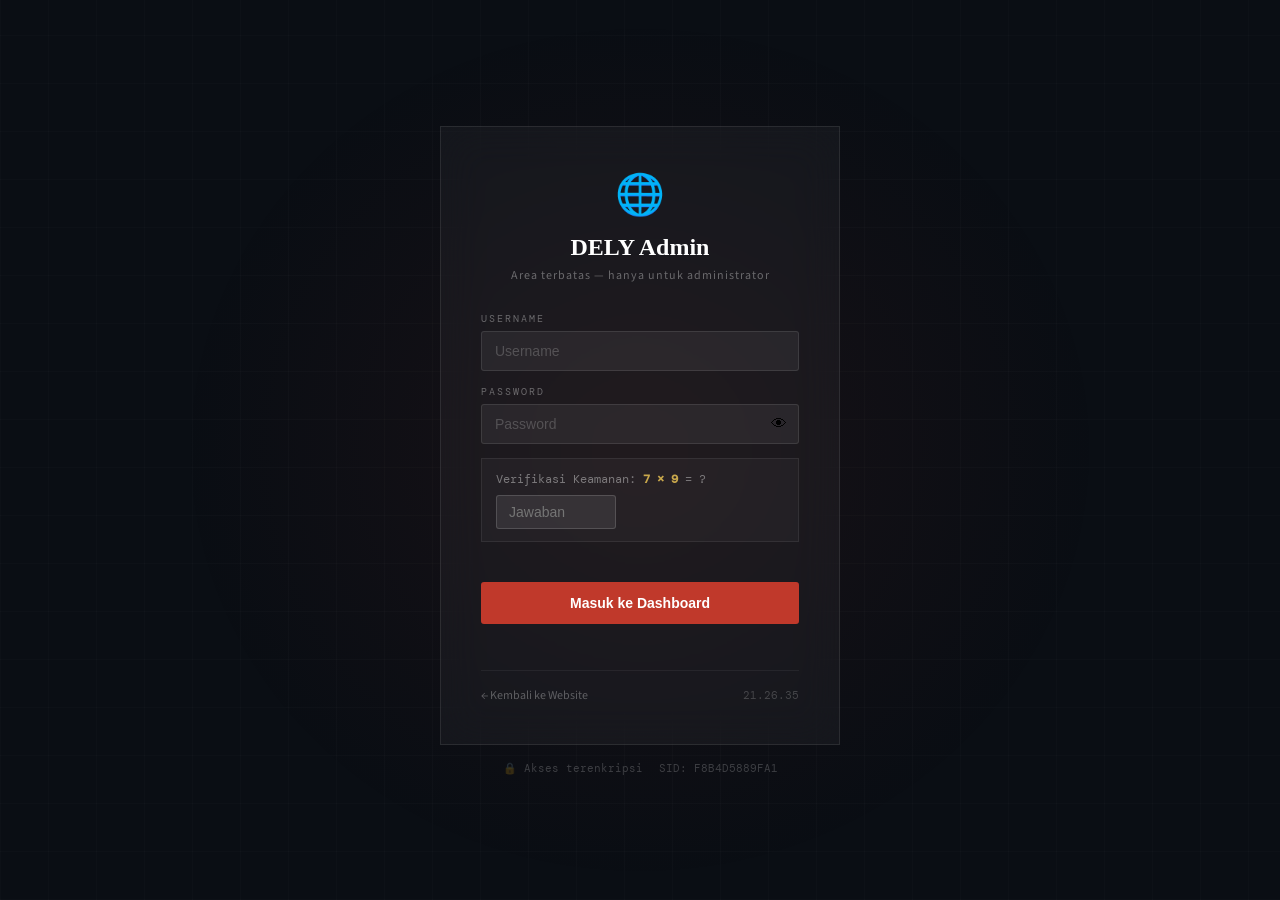
<file: pages/admin.html>
<!DOCTYPE html>
<html lang="id">
<head>
  <meta charset="UTF-8">
  <meta name="viewport" content="width=device-width, initial-scale=1.0">
  <meta name="robots" content="noindex, nofollow">
  <meta http-equiv="X-Frame-Options" content="DENY">
  <title>Admin Login — DELY</title>
  <link href="https://fonts.googleapis.com/css2?family=DM+Mono:wght@400;500&family=Source+Sans+3:wght@300;400;600&display=swap" rel="stylesheet">
  <link rel="stylesheet" href="../css/admin.css">
</head>
<body class="admin-body">

  <div class="admin-bg"></div>

  <div class="login-wrap" id="loginWrap">
    <div class="login-box">
      <div class="login-header">
        <div class="login-logo">🌐</div>
        <h2>DELY Admin</h2>
        <p>Area terbatas — hanya untuk administrator</p>
      </div>

      <div class="lockout-warn" id="lockoutWarn" style="display:none">
        ⚠️ Terlalu banyak percobaan. Tunggu <span id="lockTimer">30</span> detik.
      </div>

      <form id="loginForm" autocomplete="off">
        <div class="admin-fg">
          <label>Username</label>
          <input type="text" id="adminUser" placeholder="Username" autocomplete="off" required>
        </div>
        <div class="admin-fg">
          <label>Password</label>
          <div class="pw-wrap">
            <input type="password" id="adminPass" placeholder="Password" autocomplete="new-password" required>
            <button type="button" class="pw-toggle" id="pwToggle">👁</button>
          </div>
        </div>

        <!-- CAPTCHA -->
        <div class="admin-captcha">
          <label>Verifikasi Keamanan: <strong id="capQ"></strong> = ?</label>
          <input type="number" id="capAns" placeholder="Jawaban" required>
        </div>

        <div class="login-attempts" id="attemptsInfo"></div>

        <button type="submit" class="btn-login" id="loginBtn">
          <span>Masuk ke Dashboard</span>
        </button>
        <div class="login-err" id="loginErr"></div>
      </form>

      <div class="login-footer">
        <a href="../index.html">← Kembali ke Website</a>
        <span id="loginTime"></span>
      </div>
    </div>

    <!-- IP INFO -->
    <div class="ip-info">
      <span>🔒 Akses terenkripsi</span>
      <span id="sessionId"></span>
    </div>
  </div>

  <!-- DASHBOARD (hidden until login) -->
  <div class="dashboard" id="dashboard" style="display:none">
    <div class="dash-sidebar">
      <div class="dash-logo">🌐 DELY</div>
      <nav class="dash-nav">
        <a href="#" class="dn-link active" data-panel="overview">📊 Overview</a>
        <a href="#" class="dn-link" data-panel="artikel">📝 Artikel</a>
        <a href="#" class="dn-link" data-panel="pesan">✉️ Pesan Masuk</a>
        <a href="#" class="dn-link" data-panel="keamanan">🛡️ Log Keamanan</a>
        <a href="#" class="dn-link" data-panel="seo">🔍 SEO</a>
      </nav>
      <button class="btn-logout" id="logoutBtn">🚪 Logout</button>
    </div>
    <div class="dash-main">
      <!-- OVERVIEW -->
      <div class="dash-panel active" id="panel-overview">
        <h3>Dashboard Overview</h3>
        <div class="dash-stats">
          <div class="dstat"><strong id="ds-views">0</strong><span>Pengunjung Hari Ini</span></div>
          <div class="dstat"><strong id="ds-articles">6</strong><span>Total Artikel</span></div>
          <div class="dstat"><strong id="ds-messages">0</strong><span>Pesan Masuk</span></div>
          <div class="dstat"><strong id="ds-logins">1</strong><span>Login Hari Ini</span></div>
        </div>
        <div class="dash-welcome">
          <h4>Selamat datang, <span id="dashUser"></span>! 👋</h4>
          <p>Login berhasil pada <span id="dashTime"></span></p>
          <p class="dash-tip">💡 Tip: Selalu logout setelah selesai menggunakan dashboard.</p>
        </div>
      </div>
      <!-- ARTIKEL -->
      <div class="dash-panel" id="panel-artikel">
        <h3>Manajemen Artikel</h3>
        <button class="btn-new-artikel">+ Tulis Artikel Baru</button>
        <div class="artikel-table">
          <div class="at-header"><span>Judul</span><span>Kawasan</span><span>Tanggal</span><span>Aksi</span></div>
          <div class="at-row"><span>Tatanan Dunia Multipolar...</span><span>Global</span><span>15 Mar</span><span><button class="at-btn">Edit</button></span></div>
          <div class="at-row"><span>Ketegangan Laut China...</span><span>Asia</span><span>10 Mar</span><span><button class="at-btn">Edit</button></span></div>
          <div class="at-row"><span>Populisme Eropa...</span><span>Eropa</span><span>5 Mar</span><span><button class="at-btn">Edit</button></span></div>
        </div>
      </div>
      <!-- PESAN -->
      <div class="dash-panel" id="panel-pesan">
        <h3>Pesan Masuk</h3>
        <p class="empty-msg">Belum ada pesan baru.</p>
      </div>
      <!-- KEAMANAN -->
      <div class="dash-panel" id="panel-keamanan">
        <h3>Log Keamanan</h3>
        <div class="security-log" id="secLog"></div>
      </div>
      <!-- SEO -->
      <div class="dash-panel" id="panel-seo">
        <h3>Pengaturan SEO</h3>
        <div class="seo-form">
          <div class="admin-fg"><label>Meta Title</label><input type="text" value="DELY — Pengamat Politik Dunia"></div>
          <div class="admin-fg"><label>Meta Description</label><textarea rows="3">Analisis mendalam isu geopolitik, demokrasi, dan hubungan internasional.</textarea></div>
          <div class="admin-fg"><label>Keywords</label><input type="text" value="pengamat politik, geopolitik, demokrasi, ASEAN"></div>
          <button class="btn-login" style="margin-top:12px"><span>Simpan SEO</span></button>
        </div>
      </div>
    </div>
  </div>

  <script src="../js/security.js"></script>
  <script src="../js/admin.js"></script>
</body>
</html>
</file>
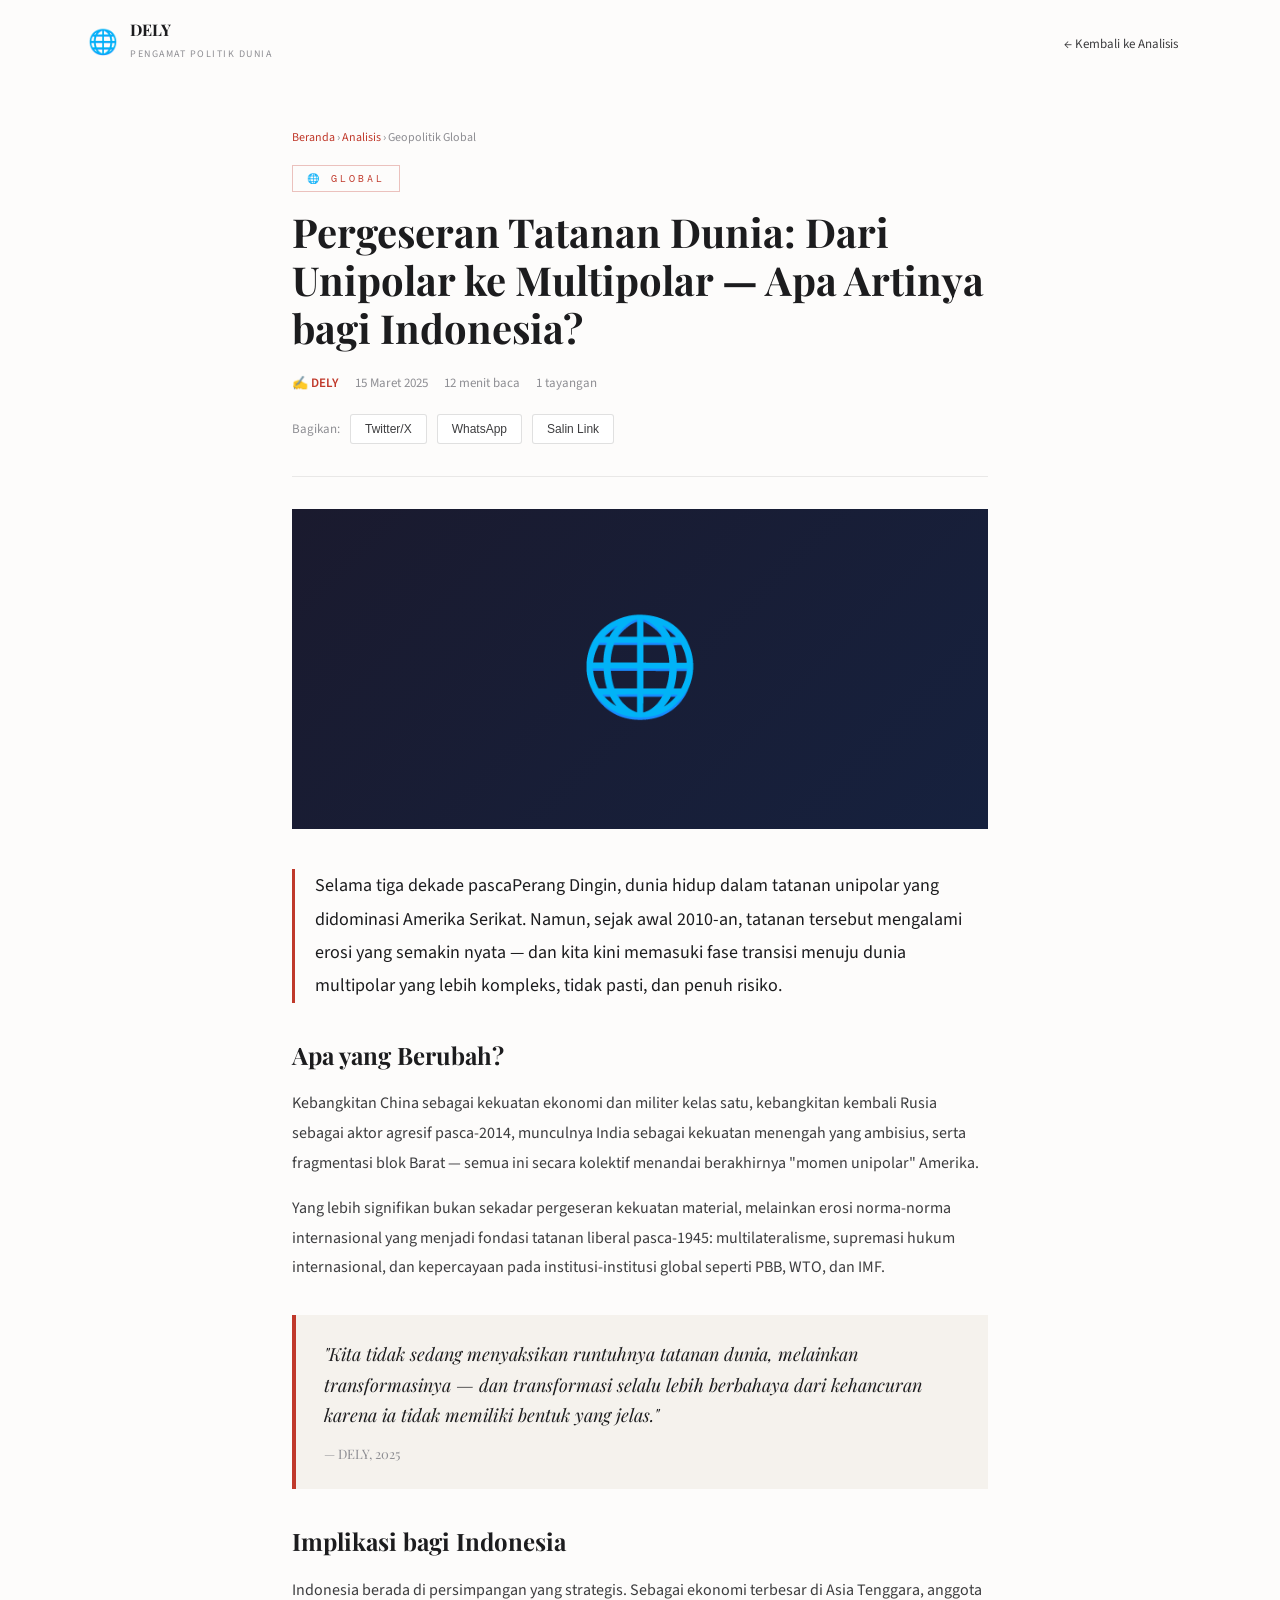
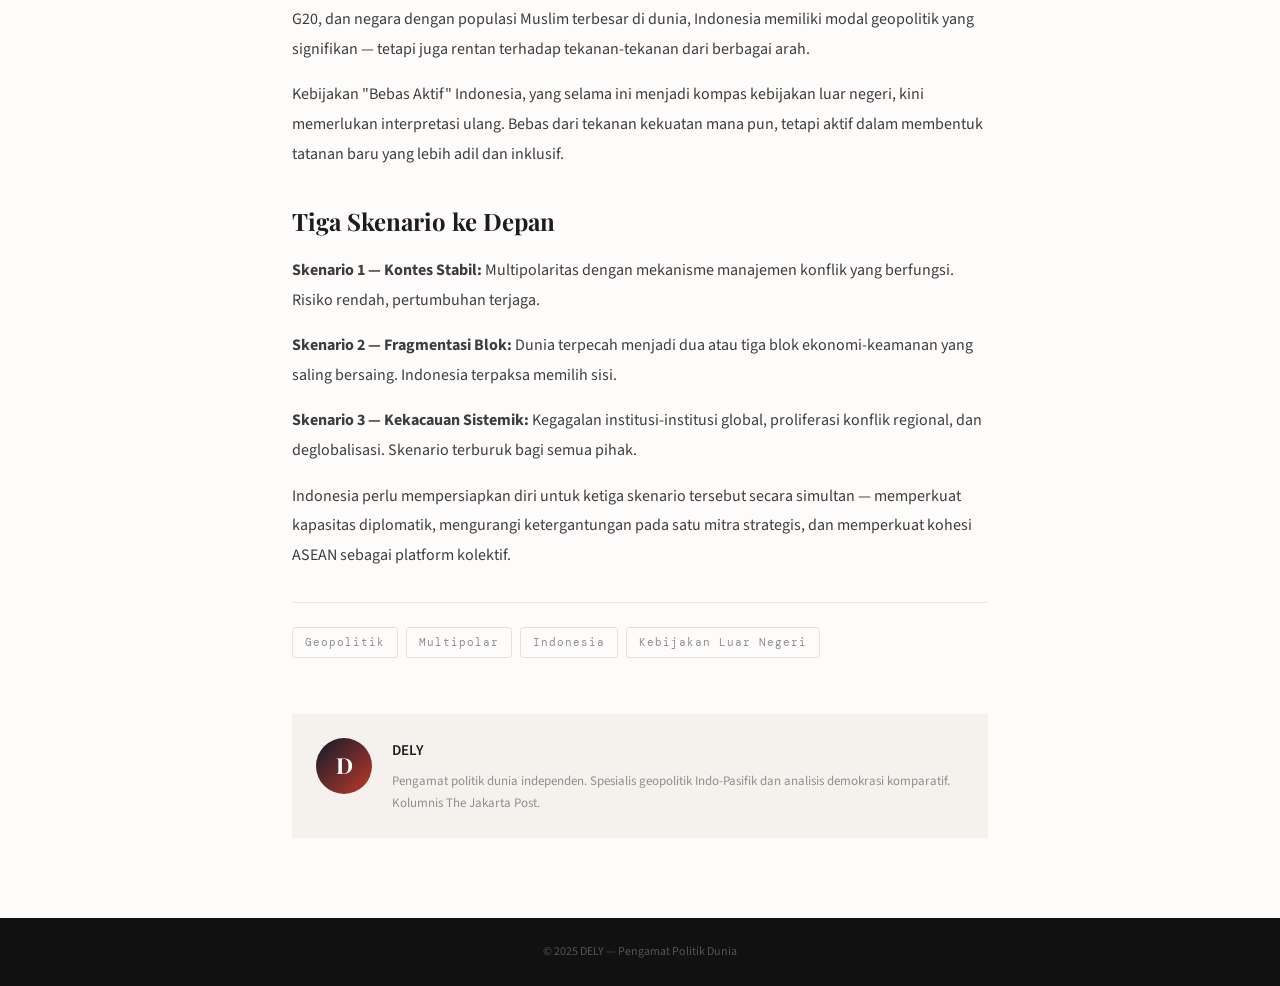
<file: pages/artikel.html>
<!DOCTYPE html>
<html lang="id">
<head>
  <meta charset="UTF-8">
  <meta name="viewport" content="width=device-width, initial-scale=1.0">
  <title>Artikel — DELY Pengamat Politik Dunia</title>
  <link href="https://fonts.googleapis.com/css2?family=Playfair+Display:ital,wght@0,400;0,700;1,400&family=Source+Sans+3:wght@300;400;600&family=DM+Mono:wght@400&display=swap" rel="stylesheet">
  <link rel="stylesheet" href="../css/style.css">
  <link rel="stylesheet" href="../css/artikel.css">
</head>
<body>
  <div id="progress-bar"></div>

  <nav id="navbar" class="scrolled">
    <div class="nav-container">
      <a href="../index.html" class="nav-brand">
        <div class="brand-globe">🌐</div>
        <div class="brand-text"><strong>DELY</strong><span>Pengamat Politik Dunia</span></div>
      </a>
      <ul class="nav-menu">
        <li><a href="../index.html#analisis" class="nav-link">← Kembali ke Analisis</a></li>
      </ul>
    </div>
  </nav>

  <main class="artikel-main">
    <div class="artikel-container">
      <div class="artikel-header">
        <div class="art-breadcrumb">
          <a href="../index.html">Beranda</a> › <a href="../index.html#analisis">Analisis</a> › <span>Geopolitik Global</span>
        </div>
        <span class="art-region-tag">🌐 Global</span>
        <h1 class="art-title">Pergeseran Tatanan Dunia: Dari Unipolar ke Multipolar — Apa Artinya bagi Indonesia?</h1>
        <div class="art-meta">
          <span class="art-author">✍️ DELY</span>
          <span>15 Maret 2025</span>
          <span>12 menit baca</span>
          <span id="art-views">0 tayangan</span>
        </div>
        <div class="art-share">
          <span>Bagikan:</span>
          <button class="share-btn" onclick="shareArticle('twitter')">Twitter/X</button>
          <button class="share-btn" onclick="shareArticle('whatsapp')">WhatsApp</button>
          <button class="share-btn" onclick="copyLink()">Salin Link</button>
        </div>
      </div>

      <div class="art-img-hero">
        <div class="art-img-ph">🌐</div>
      </div>

      <div class="art-body">
        <p class="art-lead">Selama tiga dekade pascaPerang Dingin, dunia hidup dalam tatanan unipolar yang didominasi Amerika Serikat. Namun, sejak awal 2010-an, tatanan tersebut mengalami erosi yang semakin nyata — dan kita kini memasuki fase transisi menuju dunia multipolar yang lebih kompleks, tidak pasti, dan penuh risiko.</p>

        <h2>Apa yang Berubah?</h2>
        <p>Kebangkitan China sebagai kekuatan ekonomi dan militer kelas satu, kebangkitan kembali Rusia sebagai aktor agresif pasca-2014, munculnya India sebagai kekuatan menengah yang ambisius, serta fragmentasi blok Barat — semua ini secara kolektif menandai berakhirnya "momen unipolar" Amerika.</p>
        <p>Yang lebih signifikan bukan sekadar pergeseran kekuatan material, melainkan erosi norma-norma internasional yang menjadi fondasi tatanan liberal pasca-1945: multilateralisme, supremasi hukum internasional, dan kepercayaan pada institusi-institusi global seperti PBB, WTO, dan IMF.</p>

        <blockquote class="art-quote">
          "Kita tidak sedang menyaksikan runtuhnya tatanan dunia, melainkan transformasinya — dan transformasi selalu lebih berbahaya dari kehancuran karena ia tidak memiliki bentuk yang jelas."
          <cite>— DELY, 2025</cite>
        </blockquote>

        <h2>Implikasi bagi Indonesia</h2>
        <p>Indonesia berada di persimpangan yang strategis. Sebagai ekonomi terbesar di Asia Tenggara, anggota G20, dan negara dengan populasi Muslim terbesar di dunia, Indonesia memiliki modal geopolitik yang signifikan — tetapi juga rentan terhadap tekanan-tekanan dari berbagai arah.</p>
        <p>Kebijakan "Bebas Aktif" Indonesia, yang selama ini menjadi kompas kebijakan luar negeri, kini memerlukan interpretasi ulang. Bebas dari tekanan kekuatan mana pun, tetapi aktif dalam membentuk tatanan baru yang lebih adil dan inklusif.</p>

        <h2>Tiga Skenario ke Depan</h2>
        <p><strong>Skenario 1 — Kontes Stabil:</strong> Multipolaritas dengan mekanisme manajemen konflik yang berfungsi. Risiko rendah, pertumbuhan terjaga.</p>
        <p><strong>Skenario 2 — Fragmentasi Blok:</strong> Dunia terpecah menjadi dua atau tiga blok ekonomi-keamanan yang saling bersaing. Indonesia terpaksa memilih sisi.</p>
        <p><strong>Skenario 3 — Kekacauan Sistemik:</strong> Kegagalan institusi-institusi global, proliferasi konflik regional, dan deglobalisasi. Skenario terburuk bagi semua pihak.</p>

        <p>Indonesia perlu mempersiapkan diri untuk ketiga skenario tersebut secara simultan — memperkuat kapasitas diplomatik, mengurangi ketergantungan pada satu mitra strategis, dan memperkuat kohesi ASEAN sebagai platform kolektif.</p>
      </div>

      <div class="art-tags-section">
        <span class="art-tag-item">Geopolitik</span>
        <span class="art-tag-item">Multipolar</span>
        <span class="art-tag-item">Indonesia</span>
        <span class="art-tag-item">Kebijakan Luar Negeri</span>
      </div>

      <div class="art-author-box">
        <div class="aab-photo">D</div>
        <div class="aab-info">
          <strong>DELY</strong>
          <p>Pengamat politik dunia independen. Spesialis geopolitik Indo-Pasifik dan analisis demokrasi komparatif. Kolumnis The Jakarta Post.</p>
        </div>
      </div>
    </div>
  </main>

  <footer style="background:#111;padding:24px 0;text-align:center">
    <p style="color:#555;font-size:12px">© 2025 DELY — Pengamat Politik Dunia</p>
  </footer>

  <script src="../js/security.js"></script>
  <script src="../js/main.js"></script>
  <script>
    // View counter
    const key = 'art_views_1';
    const v = parseInt(localStorage.getItem(key)||'0') + 1;
    localStorage.setItem(key, v);
    document.getElementById('art-views').textContent = v + ' tayangan';

    function shareArticle(platform) {
      const url = encodeURIComponent(window.location.href);
      const text = encodeURIComponent(document.title);
      if (platform==='twitter') window.open(`https://twitter.com/intent/tweet?text=${text}&url=${url}`);
      if (platform==='whatsapp') window.open(`https://wa.me/?text=${text}%20${url}`);
    }
    function copyLink() {
      navigator.clipboard.writeText(window.location.href);
      alert('Link disalin!');
    }
  </script>
</body>
</html>
</file>
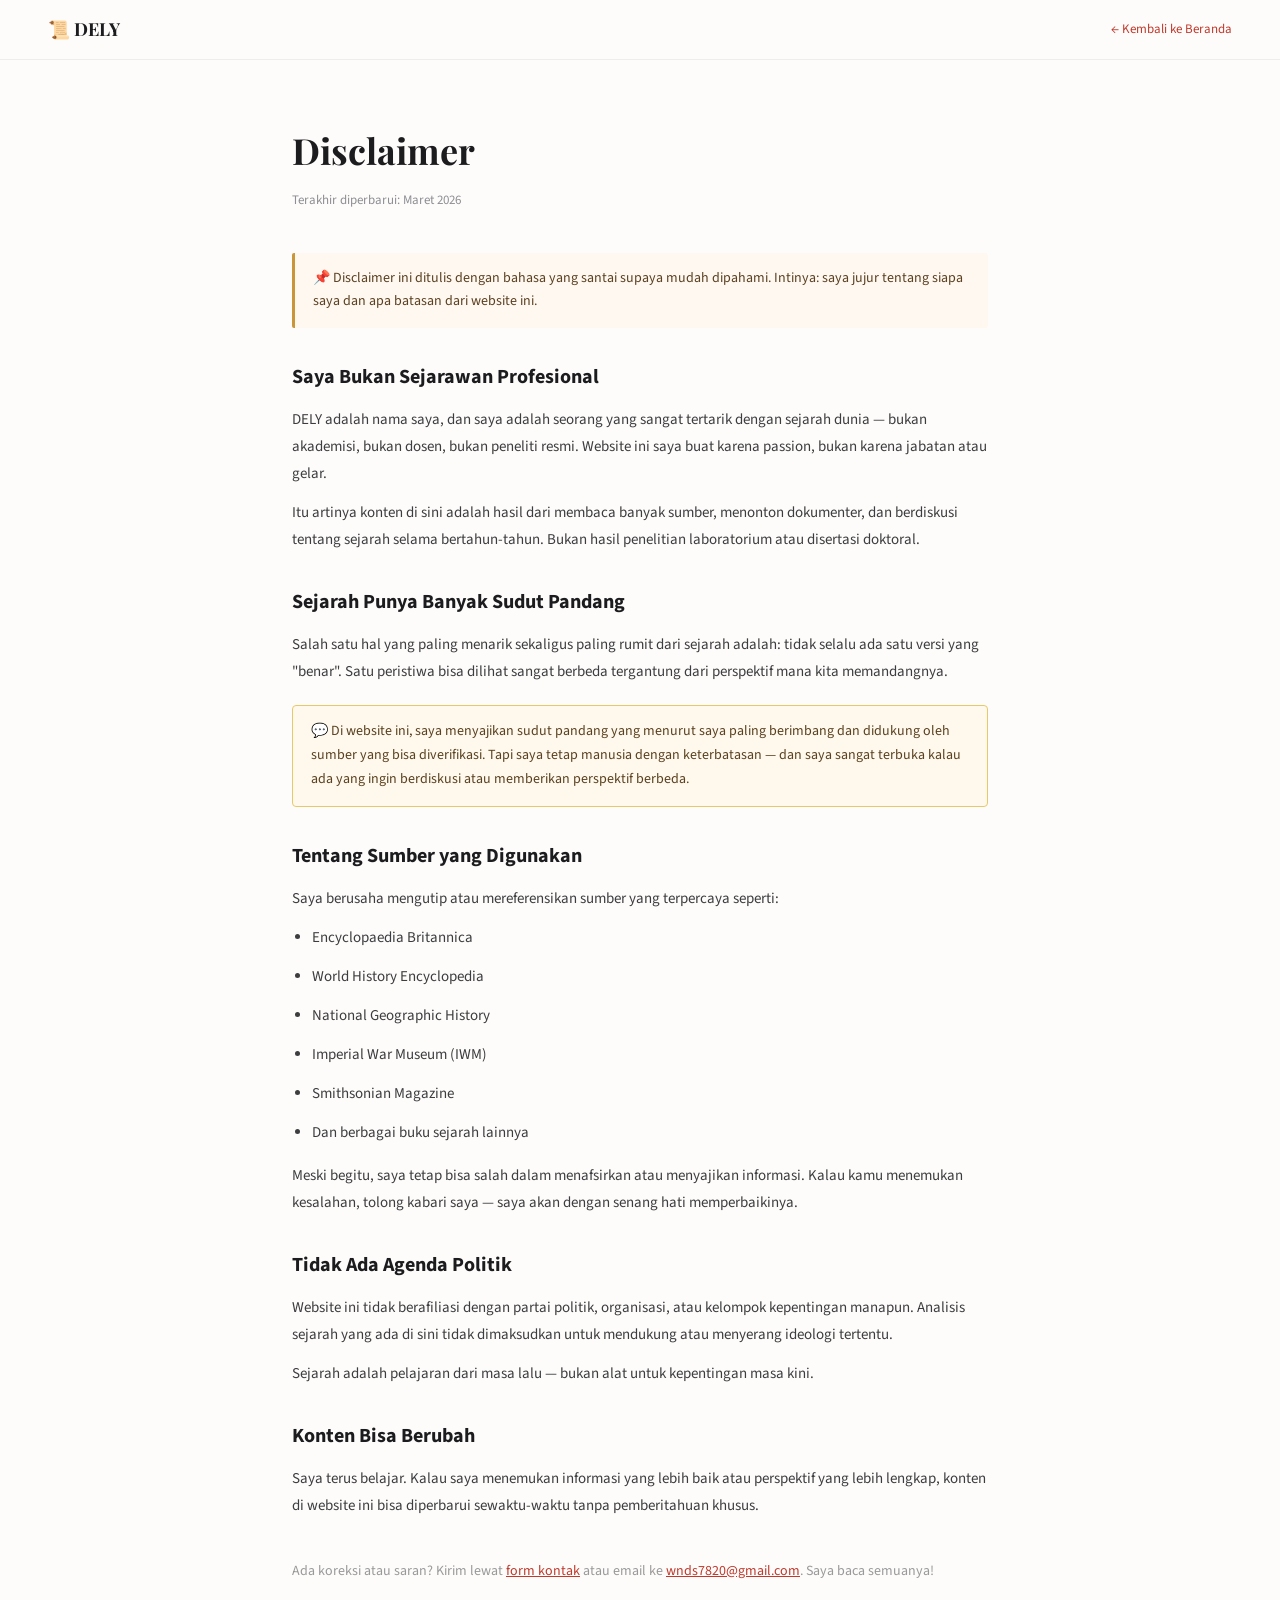
<file: pages/disclaimer.html>
<!DOCTYPE html>
<html lang="id">
<head>
  <meta charset="UTF-8">
  <meta name="viewport" content="width=device-width, initial-scale=1.0">
  <title>Disclaimer — DELY</title>
  <link href="https://fonts.googleapis.com/css2?family=Playfair+Display:wght@700&family=Source+Sans+3:wght@300;400;600&display=swap" rel="stylesheet">
  <link rel="stylesheet" href="../css/style.css">
  <style>
    body { background:#fdfcfb; font-family:'Source Sans 3',sans-serif; }
    .legal-container { max-width:760px; margin:120px auto 80px; padding:0 32px; }
    h1 { font-family:'Playfair Display',serif; font-size:36px; margin-bottom:8px; }
    .legal-date { color:#8e8e93; font-size:13px; margin-bottom:40px; }
    h2 { font-size:20px; margin:32px 0 12px; color:#1c1c1e; }
    p, li { font-size:15px; line-height:1.8; color:#3d3d3f; margin-bottom:12px; }
    ul { padding-left:20px; margin-bottom:16px; }
    a { color:#c0392b; }
    .note-box { background:#fff8f0; border-left:3px solid #c9973a; padding:14px 18px; margin:24px 0; border-radius:2px; font-size:14px; color:#5a4020; line-height:1.7; }
    .highlight { background:#fef9ec; border:1px solid #e8c96a; border-radius:4px; padding:14px 18px; margin:20px 0; font-size:14px; color:#5a4020; }
    nav { position:fixed; top:0; left:0; right:0; background:rgba(253,252,251,0.95); backdrop-filter:blur(12px); padding:14px 48px; display:flex; align-items:center; justify-content:space-between; border-bottom:1px solid rgba(0,0,0,0.06); z-index:100; }
    .back-link { font-size:13px; color:#c0392b; text-decoration:none; }
    .nav-logo { font-family:'Playfair Display',serif; font-size:18px; font-weight:700; }
    @media(max-width:600px){ nav{padding:14px 20px;} .legal-container{margin-top:90px;padding:0 18px;} h1{font-size:26px;} }
  </style>
</head>
<body>
  <nav>
    <span class="nav-logo">📜 DELY</span>
    <a href="../index.html" class="back-link">← Kembali ke Beranda</a>
  </nav>
  <div class="legal-container">
    <h1>Disclaimer</h1>
    <p class="legal-date">Terakhir diperbarui: Maret 2026</p>

    <div class="note-box">
      📌 Disclaimer ini ditulis dengan bahasa yang santai supaya mudah dipahami. Intinya: saya jujur tentang siapa saya dan apa batasan dari website ini.
    </div>

    <h2>Saya Bukan Sejarawan Profesional</h2>
    <p>DELY adalah nama saya, dan saya adalah seorang yang sangat tertarik dengan sejarah dunia — bukan akademisi, bukan dosen, bukan peneliti resmi. Website ini saya buat karena passion, bukan karena jabatan atau gelar.</p>
    <p>Itu artinya konten di sini adalah hasil dari membaca banyak sumber, menonton dokumenter, dan berdiskusi tentang sejarah selama bertahun-tahun. Bukan hasil penelitian laboratorium atau disertasi doktoral.</p>

    <h2>Sejarah Punya Banyak Sudut Pandang</h2>
    <p>Salah satu hal yang paling menarik sekaligus paling rumit dari sejarah adalah: tidak selalu ada satu versi yang "benar". Satu peristiwa bisa dilihat sangat berbeda tergantung dari perspektif mana kita memandangnya.</p>
    <div class="highlight">
      💬 Di website ini, saya menyajikan sudut pandang yang menurut saya paling berimbang dan didukung oleh sumber yang bisa diverifikasi. Tapi saya tetap manusia dengan keterbatasan — dan saya sangat terbuka kalau ada yang ingin berdiskusi atau memberikan perspektif berbeda.
    </div>

    <h2>Tentang Sumber yang Digunakan</h2>
    <p>Saya berusaha mengutip atau mereferensikan sumber yang terpercaya seperti:</p>
    <ul>
      <li>Encyclopaedia Britannica</li>
      <li>World History Encyclopedia</li>
      <li>National Geographic History</li>
      <li>Imperial War Museum (IWM)</li>
      <li>Smithsonian Magazine</li>
      <li>Dan berbagai buku sejarah lainnya</li>
    </ul>
    <p>Meski begitu, saya tetap bisa salah dalam menafsirkan atau menyajikan informasi. Kalau kamu menemukan kesalahan, tolong kabari saya — saya akan dengan senang hati memperbaikinya.</p>

    <h2>Tidak Ada Agenda Politik</h2>
    <p>Website ini tidak berafiliasi dengan partai politik, organisasi, atau kelompok kepentingan manapun. Analisis sejarah yang ada di sini tidak dimaksudkan untuk mendukung atau menyerang ideologi tertentu.</p>
    <p>Sejarah adalah pelajaran dari masa lalu — bukan alat untuk kepentingan masa kini.</p>

    <h2>Konten Bisa Berubah</h2>
    <p>Saya terus belajar. Kalau saya menemukan informasi yang lebih baik atau perspektif yang lebih lengkap, konten di website ini bisa diperbarui sewaktu-waktu tanpa pemberitahuan khusus.</p>

    <p style="margin-top:40px;font-size:14px;color:#999;">Ada koreksi atau saran? Kirim lewat <a href="../index.html#kontak">form kontak</a> atau email ke <a href="mailto:wnds7820@gmail.com">wnds7820@gmail.com</a>. Saya baca semuanya!</p>
  </div>
</body>
</html>
</file>
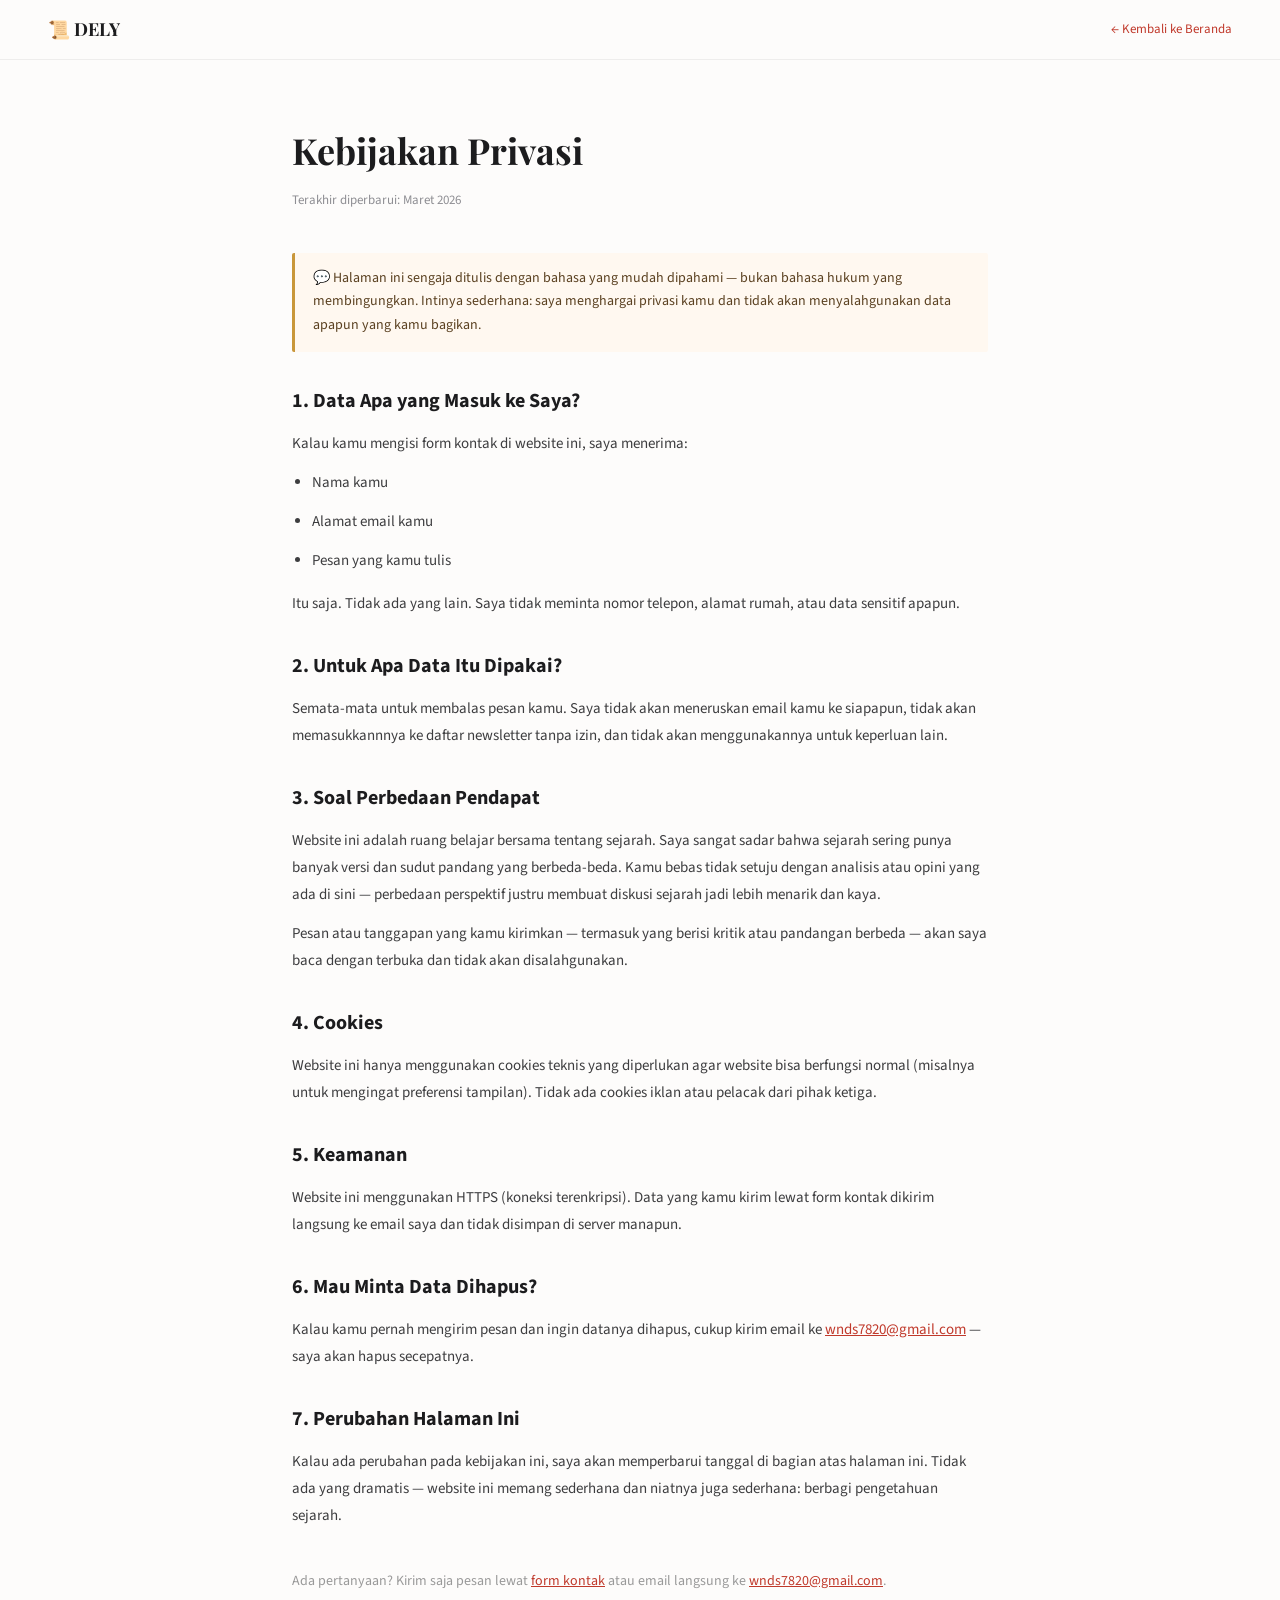
<file: pages/privacy.html>
<!DOCTYPE html>
<html lang="id">
<head>
  <meta charset="UTF-8">
  <meta name="viewport" content="width=device-width, initial-scale=1.0">
  <title>Kebijakan Privasi — DELY</title>
  <link href="https://fonts.googleapis.com/css2?family=Playfair+Display:wght@700&family=Source+Sans+3:wght@300;400;600&display=swap" rel="stylesheet">
  <link rel="stylesheet" href="../css/style.css">
  <style>
    body { background:#fdfcfb; font-family:'Source Sans 3',sans-serif; }
    .legal-container { max-width:760px; margin:120px auto 80px; padding:0 32px; }
    h1 { font-family:'Playfair Display',serif; font-size:36px; margin-bottom:8px; }
    .legal-date { color:#8e8e93; font-size:13px; margin-bottom:40px; }
    h2 { font-size:20px; margin:32px 0 12px; color:#1c1c1e; }
    p, li { font-size:15px; line-height:1.8; color:#3d3d3f; margin-bottom:12px; }
    ul { padding-left:20px; margin-bottom:16px; }
    a { color:#c0392b; }
    .note-box { background:#fff8f0; border-left:3px solid #c9973a; padding:14px 18px; margin:24px 0; border-radius:2px; font-size:14px; color:#5a4020; line-height:1.7; }
    nav { position:fixed; top:0; left:0; right:0; background:rgba(253,252,251,0.95); backdrop-filter:blur(12px); padding:14px 48px; display:flex; align-items:center; justify-content:space-between; border-bottom:1px solid rgba(0,0,0,0.06); z-index:100; }
    .back-link { font-size:13px; color:#c0392b; text-decoration:none; }
    .nav-logo { font-family:'Playfair Display',serif; font-size:18px; font-weight:700; }
    @media(max-width:600px){ nav{padding:14px 20px;} .legal-container{margin-top:90px;padding:0 18px;} h1{font-size:26px;} }
  </style>
</head>
<body>
  <nav>
    <span class="nav-logo">📜 DELY</span>
    <a href="../index.html" class="back-link">← Kembali ke Beranda</a>
  </nav>
  <div class="legal-container">
    <h1>Kebijakan Privasi</h1>
    <p class="legal-date">Terakhir diperbarui: Maret 2026</p>

    <div class="note-box">
      💬 Halaman ini sengaja ditulis dengan bahasa yang mudah dipahami — bukan bahasa hukum yang membingungkan. Intinya sederhana: saya menghargai privasi kamu dan tidak akan menyalahgunakan data apapun yang kamu bagikan.
    </div>

    <h2>1. Data Apa yang Masuk ke Saya?</h2>
    <p>Kalau kamu mengisi form kontak di website ini, saya menerima:</p>
    <ul>
      <li>Nama kamu</li>
      <li>Alamat email kamu</li>
      <li>Pesan yang kamu tulis</li>
    </ul>
    <p>Itu saja. Tidak ada yang lain. Saya tidak meminta nomor telepon, alamat rumah, atau data sensitif apapun.</p>

    <h2>2. Untuk Apa Data Itu Dipakai?</h2>
    <p>Semata-mata untuk membalas pesan kamu. Saya tidak akan meneruskan email kamu ke siapapun, tidak akan memasukkannnya ke daftar newsletter tanpa izin, dan tidak akan menggunakannya untuk keperluan lain.</p>

    <h2>3. Soal Perbedaan Pendapat</h2>
    <p>Website ini adalah ruang belajar bersama tentang sejarah. Saya sangat sadar bahwa sejarah sering punya banyak versi dan sudut pandang yang berbeda-beda. Kamu bebas tidak setuju dengan analisis atau opini yang ada di sini — perbedaan perspektif justru membuat diskusi sejarah jadi lebih menarik dan kaya.</p>
    <p>Pesan atau tanggapan yang kamu kirimkan — termasuk yang berisi kritik atau pandangan berbeda — akan saya baca dengan terbuka dan tidak akan disalahgunakan.</p>

    <h2>4. Cookies</h2>
    <p>Website ini hanya menggunakan cookies teknis yang diperlukan agar website bisa berfungsi normal (misalnya untuk mengingat preferensi tampilan). Tidak ada cookies iklan atau pelacak dari pihak ketiga.</p>

    <h2>5. Keamanan</h2>
    <p>Website ini menggunakan HTTPS (koneksi terenkripsi). Data yang kamu kirim lewat form kontak dikirim langsung ke email saya dan tidak disimpan di server manapun.</p>

    <h2>6. Mau Minta Data Dihapus?</h2>
    <p>Kalau kamu pernah mengirim pesan dan ingin datanya dihapus, cukup kirim email ke <a href="mailto:wnds7820@gmail.com">wnds7820@gmail.com</a> — saya akan hapus secepatnya.</p>

    <h2>7. Perubahan Halaman Ini</h2>
    <p>Kalau ada perubahan pada kebijakan ini, saya akan memperbarui tanggal di bagian atas halaman ini. Tidak ada yang dramatis — website ini memang sederhana dan niatnya juga sederhana: berbagi pengetahuan sejarah.</p>

    <p style="margin-top:40px;font-size:14px;color:#999;">Ada pertanyaan? Kirim saja pesan lewat <a href="../index.html#kontak">form kontak</a> atau email langsung ke <a href="mailto:wnds7820@gmail.com">wnds7820@gmail.com</a>.</p>
  </div>
</body>
</html>
</file>
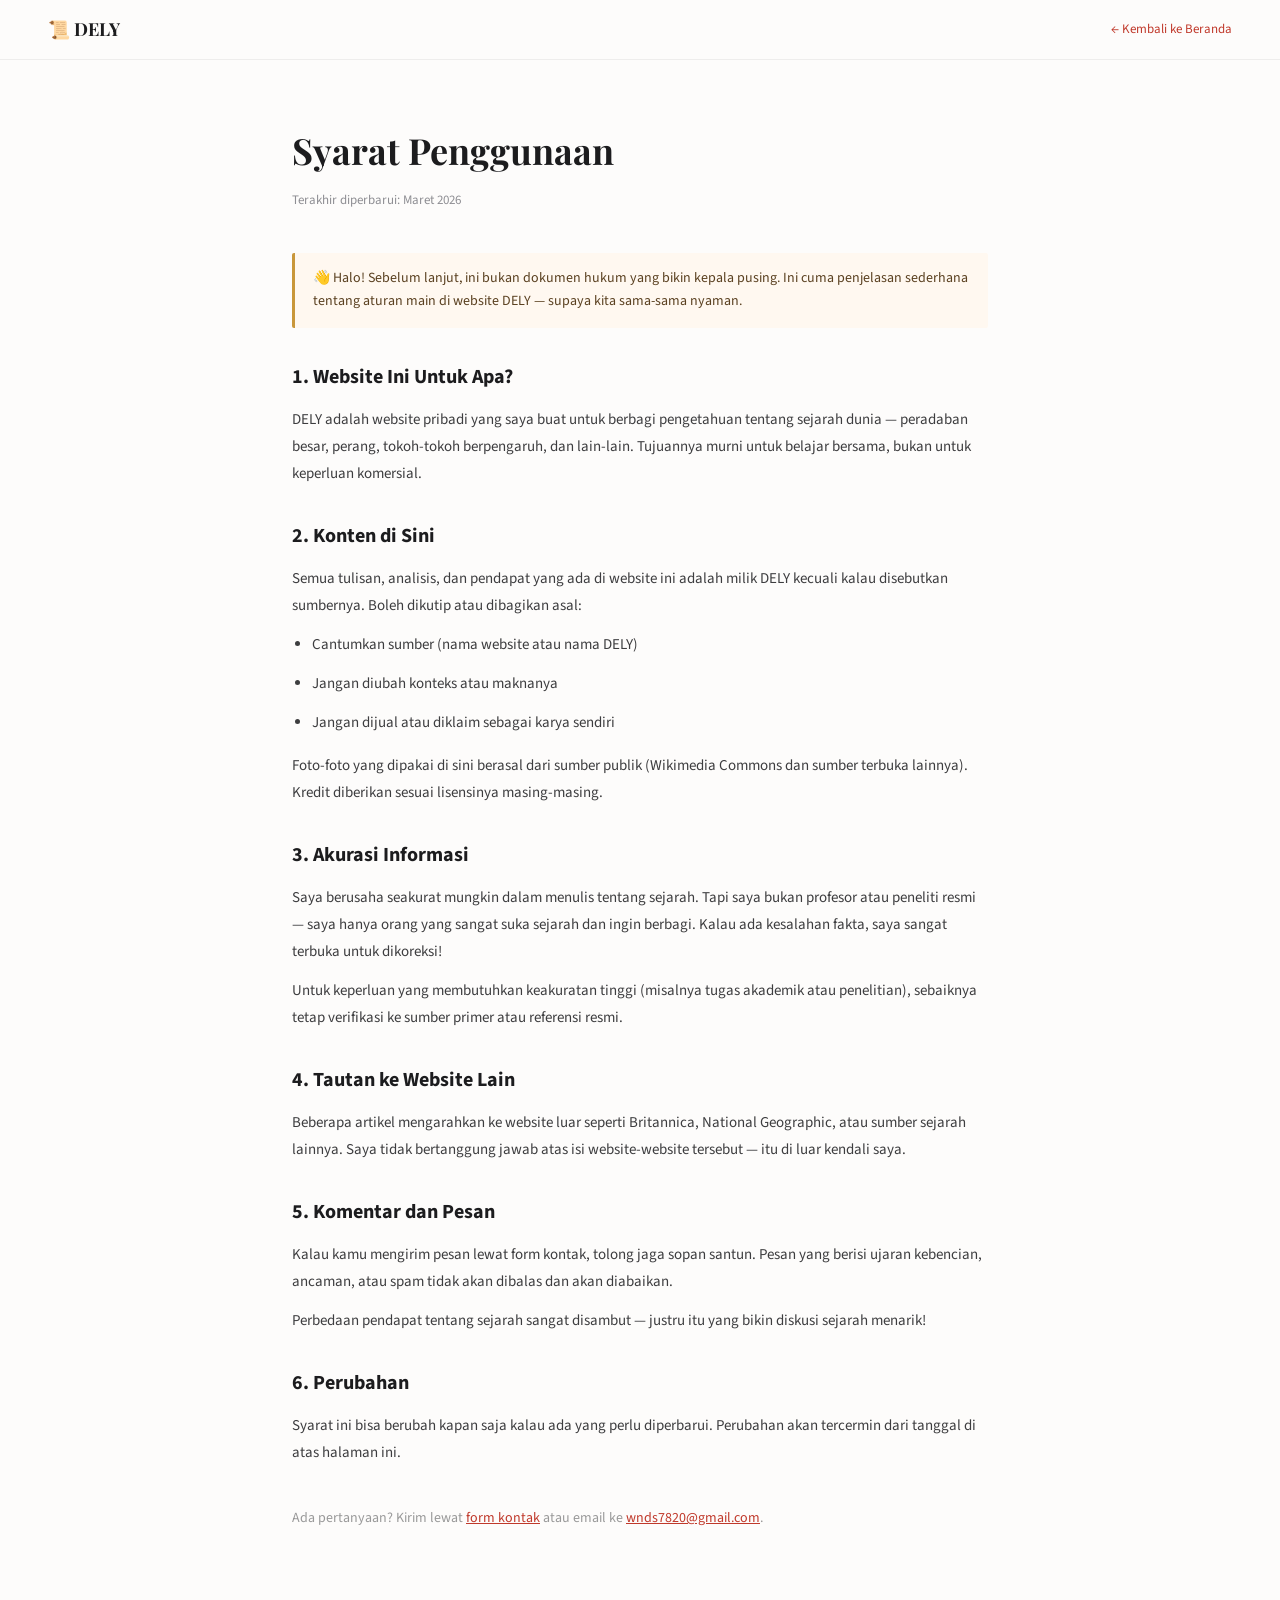
<file: pages/terms.html>
<!DOCTYPE html>
<html lang="id">
<head>
  <meta charset="UTF-8">
  <meta name="viewport" content="width=device-width, initial-scale=1.0">
  <title>Syarat Penggunaan — DELY</title>
  <link href="https://fonts.googleapis.com/css2?family=Playfair+Display:wght@700&family=Source+Sans+3:wght@300;400;600&display=swap" rel="stylesheet">
  <link rel="stylesheet" href="../css/style.css">
  <style>
    body { background:#fdfcfb; font-family:'Source Sans 3',sans-serif; }
    .legal-container { max-width:760px; margin:120px auto 80px; padding:0 32px; }
    h1 { font-family:'Playfair Display',serif; font-size:36px; margin-bottom:8px; }
    .legal-date { color:#8e8e93; font-size:13px; margin-bottom:40px; }
    h2 { font-size:20px; margin:32px 0 12px; color:#1c1c1e; }
    p, li { font-size:15px; line-height:1.8; color:#3d3d3f; margin-bottom:12px; }
    ul { padding-left:20px; margin-bottom:16px; }
    a { color:#c0392b; }
    .note-box { background:#fff8f0; border-left:3px solid #c9973a; padding:14px 18px; margin:24px 0; border-radius:2px; font-size:14px; color:#5a4020; line-height:1.7; }
    nav { position:fixed; top:0; left:0; right:0; background:rgba(253,252,251,0.95); backdrop-filter:blur(12px); padding:14px 48px; display:flex; align-items:center; justify-content:space-between; border-bottom:1px solid rgba(0,0,0,0.06); z-index:100; }
    .back-link { font-size:13px; color:#c0392b; text-decoration:none; }
    .nav-logo { font-family:'Playfair Display',serif; font-size:18px; font-weight:700; }
    @media(max-width:600px){ nav{padding:14px 20px;} .legal-container{margin-top:90px;padding:0 18px;} h1{font-size:26px;} }
  </style>
</head>
<body>
  <nav>
    <span class="nav-logo">📜 DELY</span>
    <a href="../index.html" class="back-link">← Kembali ke Beranda</a>
  </nav>
  <div class="legal-container">
    <h1>Syarat Penggunaan</h1>
    <p class="legal-date">Terakhir diperbarui: Maret 2026</p>

    <div class="note-box">
      👋 Halo! Sebelum lanjut, ini bukan dokumen hukum yang bikin kepala pusing. Ini cuma penjelasan sederhana tentang aturan main di website DELY — supaya kita sama-sama nyaman.
    </div>

    <h2>1. Website Ini Untuk Apa?</h2>
    <p>DELY adalah website pribadi yang saya buat untuk berbagi pengetahuan tentang sejarah dunia — peradaban besar, perang, tokoh-tokoh berpengaruh, dan lain-lain. Tujuannya murni untuk belajar bersama, bukan untuk keperluan komersial.</p>

    <h2>2. Konten di Sini</h2>
    <p>Semua tulisan, analisis, dan pendapat yang ada di website ini adalah milik DELY kecuali kalau disebutkan sumbernya. Boleh dikutip atau dibagikan asal:</p>
    <ul>
      <li>Cantumkan sumber (nama website atau nama DELY)</li>
      <li>Jangan diubah konteks atau maknanya</li>
      <li>Jangan dijual atau diklaim sebagai karya sendiri</li>
    </ul>
    <p>Foto-foto yang dipakai di sini berasal dari sumber publik (Wikimedia Commons dan sumber terbuka lainnya). Kredit diberikan sesuai lisensinya masing-masing.</p>

    <h2>3. Akurasi Informasi</h2>
    <p>Saya berusaha seakurat mungkin dalam menulis tentang sejarah. Tapi saya bukan profesor atau peneliti resmi — saya hanya orang yang sangat suka sejarah dan ingin berbagi. Kalau ada kesalahan fakta, saya sangat terbuka untuk dikoreksi!</p>
    <p>Untuk keperluan yang membutuhkan keakuratan tinggi (misalnya tugas akademik atau penelitian), sebaiknya tetap verifikasi ke sumber primer atau referensi resmi.</p>

    <h2>4. Tautan ke Website Lain</h2>
    <p>Beberapa artikel mengarahkan ke website luar seperti Britannica, National Geographic, atau sumber sejarah lainnya. Saya tidak bertanggung jawab atas isi website-website tersebut — itu di luar kendali saya.</p>

    <h2>5. Komentar dan Pesan</h2>
    <p>Kalau kamu mengirim pesan lewat form kontak, tolong jaga sopan santun. Pesan yang berisi ujaran kebencian, ancaman, atau spam tidak akan dibalas dan akan diabaikan.</p>
    <p>Perbedaan pendapat tentang sejarah sangat disambut — justru itu yang bikin diskusi sejarah menarik!</p>

    <h2>6. Perubahan</h2>
    <p>Syarat ini bisa berubah kapan saja kalau ada yang perlu diperbarui. Perubahan akan tercermin dari tanggal di atas halaman ini.</p>

    <p style="margin-top:40px;font-size:14px;color:#999;">Ada pertanyaan? Kirim lewat <a href="../index.html#kontak">form kontak</a> atau email ke <a href="mailto:wnds7820@gmail.com">wnds7820@gmail.com</a>.</p>
  </div>
</body>
</html>
</file>
<file: css/admin.css>
/* admin.css */
:root{--navy:#0d1b2a;--red:#c0392b;--gold:#c9a84c;}
*{margin:0;padding:0;box-sizing:border-box;}
body.admin-body{font-family:'Source Sans 3',sans-serif;background:#0a0e14;min-height:100vh;display:flex;align-items:center;justify-content:center;}
.admin-bg{position:fixed;inset:0;background:radial-gradient(ellipse 60% 80% at 50% 50%,rgba(192,57,43,.08) 0%,transparent 60%),repeating-linear-gradient(0deg,rgba(255,255,255,.015) 0,rgba(255,255,255,.015) 1px,transparent 1px,transparent 48px),repeating-linear-gradient(90deg,rgba(255,255,255,.015) 0,rgba(255,255,255,.015) 1px,transparent 1px,transparent 48px);}
.login-wrap{position:relative;z-index:2;display:flex;flex-direction:column;align-items:center;gap:16px;}
.login-box{background:rgba(255,255,255,.04);border:1px solid rgba(255,255,255,.09);padding:40px;width:400px;backdrop-filter:blur(20px);}
.login-header{text-align:center;margin-bottom:28px;}
.login-logo{font-size:40px;margin-bottom:10px;}
.login-header h2{font-family:'Playfair Display',serif;font-size:24px;color:#fff;margin-bottom:6px;}
.login-header p{font-size:12px;color:rgba(255,255,255,.35);letter-spacing:1px;}
.lockout-warn{background:rgba(192,57,43,.15);border:1px solid rgba(192,57,43,.4);color:#ff8a80;font-size:12px;padding:10px 14px;margin-bottom:16px;text-align:center;}
.admin-fg{display:flex;flex-direction:column;gap:6px;margin-bottom:14px;}
.admin-fg label{font-size:10px;font-family:'DM Mono',monospace;letter-spacing:2px;text-transform:uppercase;color:rgba(255,255,255,.35);}
.admin-fg input,select,textarea{background:rgba(255,255,255,.06);border:1px solid rgba(255,255,255,.10);padding:11px 13px;color:#fff;font-size:14px;outline:none;transition:border-color .3s;border-radius:3px;width:100%;}
.admin-fg input::placeholder{color:rgba(255,255,255,.2);}
.admin-fg input:focus{border-color:rgba(192,57,43,.6);}
.pw-wrap{position:relative;}
.pw-wrap input{width:100%;padding-right:44px;}
.pw-toggle{position:absolute;right:12px;top:50%;transform:translateY(-50%);background:none;border:none;cursor:pointer;font-size:16px;}
.admin-captcha{background:rgba(255,255,255,.03);border:1px solid rgba(255,255,255,.07);padding:12px 14px;margin-bottom:14px;}
.admin-captcha label{font-size:12px;font-family:'DM Mono',monospace;color:rgba(255,255,255,.4);display:block;margin-bottom:8px;}
.admin-captcha strong{color:var(--gold);}
.admin-captcha input{width:120px;padding:8px 12px;background:rgba(255,255,255,.08);border:1px solid rgba(255,255,255,.15);color:#fff;font-size:14px;outline:none;border-radius:3px;}
.login-attempts{font-size:11px;color:rgba(255,255,255,.25);font-family:'DM Mono',monospace;margin-bottom:10px;min-height:16px;}
.btn-login{width:100%;background:var(--red);color:#fff;border:none;padding:13px;font-size:14px;font-weight:600;cursor:pointer;border-radius:3px;transition:all .3s;}
.btn-login:hover{background:#a93226;}
.btn-login:disabled{opacity:.5;cursor:not-allowed;}
.login-err{color:#ff8a80;font-size:12px;text-align:center;margin-top:10px;min-height:16px;}
.login-footer{display:flex;justify-content:space-between;align-items:center;margin-top:20px;padding-top:16px;border-top:1px solid rgba(255,255,255,.06);}
.login-footer a{font-size:12px;color:rgba(255,255,255,.3);text-decoration:none;}
.login-footer a:hover{color:rgba(255,255,255,.6);}
#loginTime{font-size:11px;color:rgba(255,255,255,.2);font-family:'DM Mono',monospace;}
.ip-info{font-size:11px;color:rgba(255,255,255,.2);font-family:'DM Mono',monospace;display:flex;gap:16px;}
/* DASHBOARD */
.dashboard{display:none;width:100vw;height:100vh;position:fixed;inset:0;z-index:10;}
.dash-sidebar{width:220px;background:#080e14;border-right:1px solid rgba(255,255,255,.06);padding:24px 0;display:flex;flex-direction:column;height:100%;position:fixed;left:0;}
.dash-logo{font-family:'Playfair Display',serif;font-size:18px;color:#fff;padding:0 24px 24px;border-bottom:1px solid rgba(255,255,255,.06);margin-bottom:12px;}
.dash-nav{display:flex;flex-direction:column;gap:2px;flex:1;padding:0 12px;}
.dn-link{display:block;font-size:13px;color:rgba(255,255,255,.45);text-decoration:none;padding:10px 14px;border-radius:5px;transition:all .2s;}
.dn-link.active,.dn-link:hover{background:rgba(255,255,255,.06);color:#fff;}
.btn-logout{margin:0 12px 20px;padding:10px;background:rgba(192,57,43,.15);border:1px solid rgba(192,57,43,.3);color:#ff8a80;font-size:13px;cursor:pointer;border-radius:4px;transition:all .2s;}
.btn-logout:hover{background:rgba(192,57,43,.3);}
.dash-main{margin-left:220px;padding:32px;background:#0d1117;min-height:100vh;overflow-y:auto;}
.dash-panel{display:none;}
.dash-panel.active{display:block;}
.dash-panel h3{font-family:'Playfair Display',serif;font-size:24px;color:#fff;margin-bottom:24px;}
.dash-stats{display:grid;grid-template-columns:repeat(4,1fr);gap:16px;margin-bottom:28px;}
.dstat{background:rgba(255,255,255,.04);border:1px solid rgba(255,255,255,.07);padding:20px;border-radius:5px;}
.dstat strong{display:block;font-family:'Playfair Display',serif;font-size:28px;color:#fff;margin-bottom:6px;}
.dstat span{font-size:11px;color:rgba(255,255,255,.3);letter-spacing:1px;text-transform:uppercase;}
.dash-welcome{background:rgba(255,255,255,.03);border:1px solid rgba(255,255,255,.06);padding:24px;border-radius:5px;}
.dash-welcome h4{color:#fff;font-size:18px;margin-bottom:8px;}
.dash-welcome p{font-size:14px;color:rgba(255,255,255,.45);margin-bottom:6px;}
.dash-tip{color:var(--gold)!important;}
.btn-new-artikel{background:var(--red);color:#fff;border:none;padding:10px 20px;font-size:13px;cursor:pointer;border-radius:4px;margin-bottom:20px;}
.artikel-table{background:rgba(255,255,255,.03);border:1px solid rgba(255,255,255,.06);}
.at-header,.at-row{display:grid;grid-template-columns:1fr 120px 80px 80px;padding:12px 16px;gap:12px;}
.at-header{font-size:10px;font-family:'DM Mono',monospace;letter-spacing:2px;color:rgba(255,255,255,.25);border-bottom:1px solid rgba(255,255,255,.06);}
.at-row{font-size:13px;color:rgba(255,255,255,.55);border-bottom:1px solid rgba(255,255,255,.04);}
.at-btn{background:rgba(255,255,255,.06);border:1px solid rgba(255,255,255,.1);color:rgba(255,255,255,.5);font-size:11px;padding:4px 10px;cursor:pointer;border-radius:3px;}
.empty-msg{color:rgba(255,255,255,.3);font-size:14px;}
.security-log{display:flex;flex-direction:column;gap:8px;max-height:400px;overflow-y:auto;}
.sec-log-item{background:rgba(255,255,255,.03);border:1px solid rgba(255,255,255,.06);padding:10px 14px;font-size:12px;color:rgba(255,255,255,.45);font-family:'DM Mono',monospace;display:flex;gap:16px;}
.seo-form{max-width:600px;display:flex;flex-direction:column;gap:14px;}
.seo-form textarea{min-height:80px;resize:vertical;}
</file>
<file: css/style.css>
/* =============================================
   style.css — DELY Pengamat Politik Dunia
   ============================================= */
:root {
  --navy:    #0d1b2a;
  --navy2:   #1b2838;
  --red:     #c0392b;
  --gold:    #c9a84c;
  --white:   #ffffff;
  --ivory:   #fdfcfb;
  --cream:   #f5f2ed;
  --charcoal:#1c1c1e;
  --slate:   #3d3d3f;
  --stone:   #8e8e93;
  --line:    rgba(0,0,0,0.08);
  --shadow:  0 8px 32px rgba(0,0,0,0.10);
}
*,*::before,*::after{margin:0;padding:0;box-sizing:border-box;}
html{scroll-behavior:smooth;}
body{font-family:'Source Sans 3',sans-serif;background:var(--ivory);color:var(--charcoal);line-height:1.7;overflow-x:hidden;}
::-webkit-scrollbar{width:3px;}
::-webkit-scrollbar-thumb{background:var(--red);}

/* PROGRESS */
#progress-bar{position:fixed;top:0;left:0;height:3px;z-index:1000;background:linear-gradient(90deg,var(--red),var(--gold));width:0%;box-shadow:0 0 8px rgba(192,57,43,.5);}

/* SECURITY BADGE */
#sec-badge{position:fixed;bottom:20px;right:20px;z-index:200;background:rgba(13,27,42,.9);color:rgba(255,255,255,.7);font-size:11px;padding:6px 12px;display:flex;align-items:center;gap:8px;font-family:'DM Mono',monospace;letter-spacing:1px;border:1px solid rgba(255,255,255,.1);}
.sec-dot{width:6px;height:6px;border-radius:50%;background:#39ff14;animation:secPulse 2s infinite;}
@keyframes secPulse{0%,100%{opacity:1}50%{opacity:.4}}

/* NAVBAR */
#navbar{position:fixed;top:0;left:0;right:0;z-index:500;padding:20px 0;transition:all .4s;}
#navbar.scrolled{background:rgba(253,252,251,.96);backdrop-filter:blur(16px);padding:12px 0;box-shadow:0 1px 0 var(--line);}
.nav-container{max-width:1200px;margin:0 auto;padding:0 48px;display:flex;align-items:center;justify-content:space-between;}
.nav-brand{display:flex;align-items:center;gap:12px;text-decoration:none;color:var(--charcoal);}
.brand-globe{font-size:24px;}
.brand-text strong{display:block;font-family:'Playfair Display',serif;font-size:16px;font-weight:700;line-height:1.2;color:var(--charcoal);}
.brand-text span{font-size:10px;color:var(--stone);letter-spacing:1.5px;text-transform:uppercase;}
.nav-menu{display:flex;align-items:center;gap:4px;list-style:none;}
.nav-link{font-size:13px;color:var(--slate);text-decoration:none;padding:8px 14px;border-radius:5px;transition:all .2s;}
.nav-link:hover,.nav-link.active{background:var(--cream);color:var(--charcoal);}
.nav-admin{font-size:12px;color:var(--stone);text-decoration:none;padding:8px 12px;border:1px solid var(--line);border-radius:5px;transition:all .2s;}
.nav-admin:hover{border-color:var(--red);color:var(--red);}
.nav-cta{background:var(--navy);color:#fff;text-decoration:none;padding:9px 20px;font-size:13px;font-weight:600;border-radius:5px;transition:all .3s;letter-spacing:.3px;}
.nav-cta:hover{background:var(--red);transform:translateY(-1px);}
.hamburger{display:none;flex-direction:column;gap:5px;background:none;border:none;cursor:pointer;padding:4px;}
.hamburger span{width:22px;height:2px;background:var(--charcoal);display:block;transition:all .3s;}
.hamburger.open span:nth-child(1){transform:translateY(7px) rotate(45deg);}
.hamburger.open span:nth-child(2){opacity:0;}
.hamburger.open span:nth-child(3){transform:translateY(-7px) rotate(-45deg);}

/* SECTIONS */
section{padding:100px 0;}
.container{max-width:1200px;margin:0 auto;padding:0 48px;}
.section-header{text-align:center;margin-bottom:60px;}
.section-tag{display:inline-block;font-family:'DM Mono',monospace;font-size:10px;letter-spacing:3px;text-transform:uppercase;color:var(--red);border:1px solid rgba(192,57,43,.3);padding:4px 14px;margin-bottom:14px;}
.section-title{font-family:'Playfair Display',serif;font-size:clamp(28px,4vw,44px);font-weight:700;line-height:1.2;margin-bottom:14px;}
.section-desc{font-size:16px;color:var(--stone);max-width:520px;margin:0 auto;}

/* HERO */
#hero{min-height:100vh;background:var(--navy);position:relative;overflow:hidden;padding:0;display:flex;align-items:center;}
.hero-bg-world{position:absolute;inset:0;background:radial-gradient(ellipse 70% 90% at 70% 50%,rgba(192,57,43,.12) 0%,transparent 60%),radial-gradient(ellipse 40% 60% at 10% 80%,rgba(201,168,76,.06) 0%,transparent 50%);}
.hero-grid-overlay{position:absolute;inset:0;background-image:repeating-linear-gradient(0deg,rgba(255,255,255,.02) 0,rgba(255,255,255,.02) 1px,transparent 1px,transparent 64px),repeating-linear-gradient(90deg,rgba(255,255,255,.02) 0,rgba(255,255,255,.02) 1px,transparent 1px,transparent 64px);}
.hero-container{position:relative;z-index:2;max-width:1200px;margin:0 auto;padding:120px 48px 80px;display:grid;grid-template-columns:1fr 400px;gap:80px;align-items:center;}
.hero-badge{display:inline-flex;align-items:center;gap:10px;font-family:'DM Mono',monospace;font-size:11px;letter-spacing:2px;color:var(--gold);border:1px solid rgba(201,168,76,.3);padding:6px 16px;margin-bottom:24px;}
.live-dot{width:6px;height:6px;border-radius:50%;background:var(--gold);animation:secPulse 1.5s infinite;}
.hero-title{font-family:'Playfair Display',serif;font-size:clamp(44px,5.5vw,72px);font-weight:900;line-height:1.0;color:#fff;letter-spacing:-1px;margin-bottom:20px;}
.hero-title em{font-style:italic;color:var(--red);display:block;}
.hero-sub{font-size:16px;color:rgba(255,255,255,.62);line-height:1.85;max-width:480px;margin-bottom:28px;}
.hero-sub strong{color:rgba(255,255,255,.9);}
.hero-tags{display:flex;flex-wrap:wrap;gap:8px;margin-bottom:36px;}
.htag{font-size:11px;font-family:'DM Mono',monospace;letter-spacing:1px;padding:5px 12px;border:1px solid rgba(255,255,255,.12);color:rgba(255,255,255,.5);border-radius:3px;}
.hero-actions{display:flex;gap:14px;flex-wrap:wrap;}
.btn-primary{display:inline-flex;align-items:center;gap:8px;background:var(--red);color:#fff;padding:13px 26px;font-size:14px;font-weight:600;text-decoration:none;border-radius:5px;transition:all .3s;}
.btn-primary:hover{background:#a93226;transform:translateY(-2px);box-shadow:0 8px 24px rgba(192,57,43,.4);}
.btn-ghost{display:inline-flex;align-items:center;border:1px solid rgba(255,255,255,.2);color:rgba(255,255,255,.8);padding:13px 26px;font-size:14px;text-decoration:none;border-radius:5px;transition:all .3s;}
.btn-ghost:hover{border-color:rgba(255,255,255,.5);color:#fff;}

/* GLOBE CARD */
.globe-card{background:rgba(255,255,255,.05);border:1px solid rgba(255,255,255,.09);border-radius:12px;padding:28px;backdrop-filter:blur(16px);}
.globe-visual{display:flex;justify-content:center;margin-bottom:24px;}
.globe-sphere{position:relative;width:100px;height:100px;display:flex;align-items:center;justify-content:center;}
.globe-emoji{font-size:56px;animation:globeSpin 12s linear infinite;}
@keyframes globeSpin{from{filter:hue-rotate(0deg)}to{filter:hue-rotate(30deg)}}
.globe-ring{position:absolute;border-radius:50%;border:1px solid rgba(201,168,76,.3);}
.globe-ring.r1{width:80px;height:80px;animation:ringPulse 3s ease-in-out infinite;}
.globe-ring.r2{width:106px;height:106px;animation:ringPulse 3s ease-in-out .5s infinite;}
.globe-ring.r3{width:132px;height:132px;animation:ringPulse 3s ease-in-out 1s infinite;}
@keyframes ringPulse{0%,100%{opacity:.3}50%{opacity:.8}}
.globe-stats{display:flex;align-items:center;justify-content:space-between;margin-bottom:20px;}
.gs-item{text-align:center;}
.gs-num{font-family:'Playfair Display',serif;font-size:28px;font-weight:900;color:#fff;display:block;line-height:1;}
.gs-label{font-size:10px;color:rgba(255,255,255,.35);letter-spacing:1px;text-transform:uppercase;display:block;margin-top:4px;}
.gs-div{width:1px;height:36px;background:rgba(255,255,255,.08);}
.globe-quote{font-size:12px;color:rgba(255,255,255,.35);font-style:italic;border-top:1px solid rgba(255,255,255,.06);padding-top:16px;line-height:1.6;}
.hero-scroll{position:absolute;bottom:36px;left:50%;transform:translateX(-50%);display:flex;flex-direction:column;align-items:center;gap:10px;z-index:2;}
.scroll-dot{width:6px;height:6px;border-radius:50%;background:rgba(255,255,255,.25);animation:scrollBounce 2s ease-in-out infinite;}
@keyframes scrollBounce{0%,100%{transform:translateY(0)}50%{transform:translateY(12px)}}

/* ABOUT */
#tentang{background:var(--cream);}
.about-grid{display:grid;grid-template-columns:340px 1fr;gap:80px;align-items:start;}
.about-photo{width:180px;height:180px;border-radius:50%;background:linear-gradient(135deg,var(--navy),var(--red));display:flex;align-items:center;justify-content:center;font-family:'Playfair Display',serif;font-size:72px;font-weight:700;color:#fff;position:relative;margin:0 auto 28px;}
.photo-frame{position:absolute;inset:-8px;border-radius:50%;border:2px dashed rgba(192,57,43,.3);}
.about-credentials{display:flex;flex-direction:column;gap:12px;}
.cred-item{display:flex;align-items:center;gap:12px;font-size:13px;color:var(--slate);padding:10px 14px;background:#fff;border:1px solid var(--line);}
.cred-icon{font-size:16px;}
.about-right .section-tag{text-align:left;display:block;margin-bottom:12px;}
.about-right h2{font-family:'Playfair Display',serif;font-size:clamp(24px,3vw,36px);font-weight:700;margin-bottom:20px;line-height:1.25;}
.about-right p{font-size:15px;color:var(--stone);margin-bottom:14px;line-height:1.85;}
.about-expertise{display:flex;flex-wrap:wrap;gap:8px;margin:24px 0 16px;}
.exp-tag{font-size:12px;font-family:'DM Mono',monospace;letter-spacing:1px;padding:6px 14px;border:1px solid var(--line);color:var(--slate);background:#fff;transition:all .2s;}
.exp-tag:hover{border-color:var(--red);color:var(--red);}
.about-langs{font-size:13px;color:var(--stone);display:flex;align-items:center;gap:10px;flex-wrap:wrap;}
.lang-label{font-weight:600;color:var(--slate);}
.lang-item{background:var(--navy);color:rgba(255,255,255,.7);padding:3px 10px;font-size:11px;letter-spacing:1px;}

/* ANALISIS */
#analisis{background:var(--ivory);}
.analisis-filter{display:flex;gap:8px;margin-bottom:36px;flex-wrap:wrap;}
.filter-btn{padding:9px 18px;border:1px solid var(--line);background:#fff;font-size:12px;color:var(--stone);cursor:pointer;border-radius:5px;transition:all .2s;font-family:'Source Sans 3',sans-serif;}
.filter-btn.active,.filter-btn:hover{background:var(--charcoal);color:#fff;border-color:var(--charcoal);}
.analisis-grid{display:grid;grid-template-columns:repeat(3,1fr);gap:24px;}
.artikel-card{background:#fff;border:1px solid var(--line);overflow:hidden;transition:all .3s;}
.artikel-card:hover{box-shadow:var(--shadow);transform:translateY(-4px);}
.artikel-card.featured{grid-column:span 3;}
.artikel-card.featured .artikel-img{height:280px;}
.artikel-img{position:relative;overflow:hidden;}
.artikel-img:not(.featured-img){height:160px;}
.aimg-ph{width:100%;height:100%;display:flex;align-items:center;justify-content:center;font-size:48px;}
.featured-img .aimg-ph{font-size:80px;}
.artikel-tag{position:absolute;top:12px;left:12px;font-size:10px;font-family:'DM Mono',monospace;letter-spacing:2px;text-transform:uppercase;background:var(--red);color:#fff;padding:4px 10px;}
.artikel-hot{position:absolute;top:12px;right:12px;font-size:11px;background:rgba(0,0,0,.6);color:#fff;padding:4px 10px;}
.artikel-body{padding:20px 22px 24px;}
.artikel-meta{font-size:12px;color:var(--stone);margin-bottom:10px;}
.artikel-card.featured .artikel-body h3{font-family:'Playfair Display',serif;font-size:22px;margin-bottom:10px;line-height:1.4;}
.artikel-card:not(.featured) .artikel-body h3{font-family:'Playfair Display',serif;font-size:16px;margin-bottom:8px;line-height:1.4;}
.artikel-body p{font-size:13px;color:var(--stone);line-height:1.7;margin-bottom:14px;}
.baca-link{font-size:13px;color:var(--red);text-decoration:none;font-weight:600;}
.baca-link:hover{text-decoration:underline;}
.hidden{display:none!important;}

/* KAWASAN */
#kawasan{background:var(--navy);}
#kawasan .section-tag{color:var(--gold);border-color:rgba(201,168,76,.3);}
#kawasan .section-title{color:#fff;}
.kawasan-grid{display:grid;grid-template-columns:repeat(3,1fr);gap:20px;margin-top:48px;}
.kawasan-card{background:rgba(255,255,255,.04);border:1px solid rgba(255,255,255,.07);padding:28px 24px;transition:all .3s;position:relative;overflow:hidden;}
.kawasan-card::before{content:'';position:absolute;bottom:0;left:0;right:0;height:3px;background:var(--kc,var(--red));transform:scaleX(0);transition:transform .3s;transform-origin:left;}
.kawasan-card:hover{border-color:rgba(255,255,255,.15);transform:translateY(-4px);}
.kawasan-card:hover::before{transform:scaleX(1);}
.kc-icon{font-size:32px;margin-bottom:14px;}
.kawasan-card h4{font-family:'Playfair Display',serif;font-size:18px;color:#fff;margin-bottom:8px;}
.kawasan-card p{font-size:13px;color:rgba(255,255,255,.45);line-height:1.7;}
.kc-articles{margin-top:16px;font-family:'DM Mono',monospace;font-size:11px;color:rgba(255,255,255,.25);letter-spacing:1px;}

/* PUBLIKASI */
#publikasi{background:var(--cream);}
.publikasi-grid{display:grid;grid-template-columns:repeat(4,1fr);gap:20px;}
.pub-card{background:#fff;border:1px solid var(--line);padding:28px 24px;transition:all .3s;}
.pub-card:hover{box-shadow:var(--shadow);transform:translateY(-4px);}
.pub-type{font-size:20px;margin-bottom:12px;}
.pub-card h4{font-family:'Playfair Display',serif;font-size:16px;margin-bottom:8px;line-height:1.4;}
.pub-card p{font-size:13px;color:var(--stone);line-height:1.7;margin-bottom:14px;}
.pub-info{display:flex;justify-content:space-between;font-family:'DM Mono',monospace;font-size:10px;color:var(--stone);letter-spacing:1px;border-top:1px solid var(--line);padding-top:12px;}

/* MEDIA */
#media{background:var(--ivory);}
.media-grid{display:grid;grid-template-columns:repeat(6,1fr);gap:16px;margin-bottom:40px;}
.media-logo{background:#fff;border:1px solid var(--line);padding:16px 12px;text-align:center;font-size:13px;color:var(--stone);transition:all .2s;}
.media-logo:hover{border-color:var(--red);color:var(--charcoal);}
.wawancara-list{display:flex;flex-direction:column;gap:16px;}
.waw-item{background:#fff;border:1px solid var(--line);padding:20px 24px;display:flex;align-items:center;gap:20px;transition:all .2s;}
.waw-item:hover{border-color:rgba(192,57,43,.3);box-shadow:var(--shadow);}
.waw-icon{font-size:28px;flex-shrink:0;}
.waw-body{flex:1;}
.waw-media{font-family:'DM Mono',monospace;font-size:10px;letter-spacing:2px;text-transform:uppercase;color:var(--red);display:block;margin-bottom:4px;}
.waw-body h5{font-family:'Playfair Display',serif;font-size:15px;margin-bottom:4px;}
.waw-date{font-size:12px;color:var(--stone);}
.waw-link{font-size:13px;color:var(--red);text-decoration:none;font-weight:600;flex-shrink:0;padding:8px 16px;border:1px solid rgba(192,57,43,.3);}
.waw-link:hover{background:var(--red);color:#fff;}

/* KONTAK */
#kontak{background:var(--navy);}
.kontak-wrap{display:grid;grid-template-columns:1fr 1fr;gap:80px;}
.kontak-left .section-tag{color:var(--gold);border-color:rgba(201,168,76,.3);}
.kontak-left h2{font-family:'Playfair Display',serif;font-size:36px;color:#fff;margin-bottom:16px;}
.kontak-left p{font-size:15px;color:rgba(255,255,255,.55);line-height:1.8;margin-bottom:32px;}
.kontak-info-list{display:flex;flex-direction:column;gap:16px;}
.ki-item{display:flex;align-items:flex-start;gap:16px;padding:16px 18px;background:rgba(255,255,255,.04);border:1px solid rgba(255,255,255,.07);}
.ki-item span{font-size:20px;}
.ki-item strong{display:block;font-size:12px;font-family:'DM Mono',monospace;letter-spacing:2px;text-transform:uppercase;color:rgba(255,255,255,.3);margin-bottom:4px;}
.ki-item p{font-size:14px;color:rgba(255,255,255,.7);margin:0;}
.kontak-form{display:flex;flex-direction:column;gap:14px;}
.fg{display:flex;flex-direction:column;gap:6px;}
.fg label{font-size:10px;font-family:'DM Mono',monospace;letter-spacing:2px;text-transform:uppercase;color:rgba(255,255,255,.35);}
.fg input,.fg textarea,.fg select{background:rgba(255,255,255,.06);border:1px solid rgba(255,255,255,.10);padding:12px 14px;color:#fff;font-family:'Source Sans 3',sans-serif;font-size:14px;outline:none;transition:border-color .3s;border-radius:4px;resize:none;}
.fg input::placeholder,.fg textarea::placeholder{color:rgba(255,255,255,.2);}
.fg input:focus,.fg textarea:focus,.fg select:focus{border-color:rgba(192,57,43,.6);}
.fg select option{background:var(--navy);}
.captcha-box{background:rgba(255,255,255,.04);border:1px solid rgba(255,255,255,.08);padding:14px;display:flex;align-items:center;gap:12px;flex-wrap:wrap;}
.captcha-q{font-size:13px;color:rgba(255,255,255,.6);font-family:'DM Mono',monospace;flex:1;}
.captcha-q strong{color:var(--gold);}
.captcha-box input{width:100px;background:rgba(255,255,255,.08);border:1px solid rgba(255,255,255,.15);padding:8px 12px;color:#fff;font-size:14px;outline:none;border-radius:3px;}
.btn-kirim{background:var(--red);color:#fff;border:none;padding:14px;font-size:14px;font-weight:600;cursor:pointer;font-family:'Source Sans 3',sans-serif;border-radius:4px;transition:all .3s;position:relative;overflow:hidden;}
.btn-kirim:hover{background:#a93226;}
.btn-kirim span{position:relative;z-index:1;}
.form-ok{display:none;margin-top:10px;padding:12px 16px;background:rgba(46,125,50,.2);border:1px solid rgba(46,125,50,.4);color:#81c784;font-size:13px;text-align:center;border-radius:4px;}
.form-err{display:none;margin-top:10px;padding:12px 16px;background:rgba(192,57,43,.2);border:1px solid rgba(192,57,43,.4);color:#ff8a80;font-size:13px;text-align:center;border-radius:4px;}

/* FOOTER */
footer{background:#080e16;}
.footer-main{padding:60px 0 44px;border-bottom:1px solid rgba(255,255,255,.05);}
.footer-grid{display:grid;grid-template-columns:1.6fr 1fr 1fr 1fr;gap:48px;}
.fb-logo{font-family:'Playfair Display',serif;font-size:20px;color:#fff;font-weight:700;margin-bottom:12px;}
.footer-brand p{font-size:13px;color:rgba(255,255,255,.35);line-height:1.7;margin-bottom:20px;}
.footer-social{display:flex;gap:8px;flex-wrap:wrap;}
.fsoc{font-size:11px;font-family:'DM Mono',monospace;letter-spacing:1px;padding:6px 12px;border:1px solid rgba(255,255,255,.1);color:rgba(255,255,255,.35);text-decoration:none;transition:all .2s;}
.fsoc:hover{border-color:var(--red);color:var(--red);}
.footer-links h5{font-size:10px;letter-spacing:2px;text-transform:uppercase;color:rgba(255,255,255,.25);margin-bottom:16px;font-family:'DM Mono',monospace;font-weight:400;}
.footer-links ul{list-style:none;display:flex;flex-direction:column;gap:10px;}
.footer-links a{font-size:13px;color:rgba(255,255,255,.45);text-decoration:none;transition:color .2s;}
.footer-links a:hover{color:#fff;}
.footer-bottom{padding:20px 0;}
.fb-inner{display:flex;align-items:center;justify-content:space-between;flex-wrap:wrap;gap:12px;}
.footer-bottom p{font-size:12px;color:rgba(255,255,255,.2);}
.security-badges{display:flex;gap:10px;}
.sb{font-size:10px;font-family:'DM Mono',monospace;letter-spacing:1px;color:rgba(255,255,255,.2);border:1px solid rgba(255,255,255,.1);padding:3px 8px;}

/* ════ NEWS TICKER ════ */
.news-ticker{display:flex;align-items:center;background:#c0392b;overflow:hidden;height:38px;position:relative;z-index:10;}
.ticker-label{flex-shrink:0;padding:0 16px;font-family:'DM Mono',monospace;font-size:10px;letter-spacing:2px;color:#fff;font-weight:500;border-right:1px solid rgba(255,255,255,0.3);height:100%;display:flex;align-items:center;white-space:nowrap;}
.ticker-track{flex:1;overflow:hidden;height:100%;display:flex;align-items:center;}
.ticker-inner{display:flex;animation:tickerScroll 60s linear infinite;white-space:nowrap;}
.ticker-inner span{font-size:12px;color:rgba(255,255,255,0.9);padding:0 40px;font-family:'Source Sans 3',sans-serif;}
@keyframes tickerScroll{0%{transform:translateX(0)}100%{transform:translateX(-50%)}}

/* ════ QUICK CONTACTS ════ */
.quick-contacts{display:flex;flex-direction:column;gap:10px;margin-top:24px;}
.qc-card{display:flex;align-items:center;gap:14px;padding:13px 16px;text-decoration:none;border:1px solid rgba(0,0,0,0.08);transition:all 0.3s;background:#fff;}
.qc-card:hover{transform:translateX(4px);box-shadow:0 4px 16px rgba(0,0,0,0.08);}
.qc-icon{font-size:20px;flex-shrink:0;}
.qc-card strong{display:block;font-size:11px;font-family:'DM Mono',monospace;letter-spacing:1.5px;text-transform:uppercase;color:var(--stone);margin-bottom:2px;}
.qc-email span,.qc-wa span{font-size:14px;font-weight:600;}
.qc-loc span{font-size:14px;color:var(--slate);}
.qc-email{border-left:3px solid #1a73e8;}
.qc-email span{color:#1a73e8;}
.qc-email:hover{border-color:#1a73e8;background:#f0f7ff;}
.qc-wa{border-left:3px solid #25d366;}
.qc-wa span{color:#128c7e;}
.qc-wa:hover{border-color:#25d366;background:#f0fff4;}
.qc-loc{border-left:3px solid var(--red);cursor:default;}
.qc-loc:hover{transform:none;box-shadow:none;}

/* ════ APPROACH GRID ════ */
.approach-grid{display:grid;grid-template-columns:1fr 1fr;gap:12px;margin-top:24px;}
.appr-item{display:flex;gap:12px;padding:14px;background:var(--cream);border:1px solid var(--line);align-items:flex-start;}
.appr-icon{font-size:20px;flex-shrink:0;margin-top:2px;}
.appr-item strong{display:block;font-size:13px;font-weight:600;margin-bottom:4px;color:var(--charcoal);}
.appr-item p{font-size:12px;color:var(--stone);line-height:1.6;margin:0;}

/* ════ LOAD MORE ════ */
.load-more-wrap{text-align:center;margin-top:40px;}
.btn-load-more{background:none;border:1px solid var(--line);color:var(--stone);padding:12px 32px;font-size:13px;font-family:'Source Sans 3',sans-serif;cursor:pointer;transition:all 0.2s;letter-spacing:0.5px;}
.btn-load-more:hover{border-color:var(--charcoal);color:var(--charcoal);}
.btn-load-more:disabled{opacity:0.4;cursor:default;}

/* ════ DEBAT ════ */
#debat{background:var(--navy);}
#debat .section-tag{color:var(--gold);border-color:rgba(201,168,76,0.3);}
#debat .section-title{color:#fff;}
#debat .section-desc{color:rgba(255,255,255,0.4);}
.debat-grid{display:grid;grid-template-columns:1fr 1fr;gap:24px;}
.debat-card{background:rgba(255,255,255,0.04);border:1px solid rgba(255,255,255,0.07);padding:28px;transition:border-color 0.3s;}
.debat-card:hover{border-color:rgba(255,255,255,0.15);}
.debat-topik{font-family:'Playfair Display',serif;font-size:17px;color:#fff;margin-bottom:20px;padding-bottom:14px;border-bottom:1px solid rgba(255,255,255,0.06);}
.debat-sides{display:flex;gap:12px;margin-bottom:16px;align-items:stretch;}
.debat-pro,.debat-con{flex:1;padding:14px;}
.debat-pro{background:rgba(46,125,50,0.1);border:1px solid rgba(46,125,50,0.25);}
.debat-con{background:rgba(192,57,43,0.1);border:1px solid rgba(192,57,43,0.25);}
.debat-side-label{font-size:9px;font-family:'DM Mono',monospace;letter-spacing:2px;text-transform:uppercase;margin-bottom:8px;font-weight:500;}
.debat-side-label.pro{color:#81c784;}
.debat-side-label.con{color:#ff8a80;}
.debat-pro p,.debat-con p{font-size:12px;color:rgba(255,255,255,0.55);line-height:1.7;margin:0;}
.debat-vs{display:flex;align-items:center;justify-content:center;font-family:'DM Mono',monospace;font-size:11px;color:rgba(255,255,255,0.25);flex-shrink:0;writing-mode:vertical-rl;letter-spacing:2px;}
.debat-verdict{background:rgba(201,168,76,0.06);border:1px solid rgba(201,168,76,0.2);padding:14px;margin-top:4px;}
.verdict-label{font-size:10px;font-family:'DM Mono',monospace;letter-spacing:2px;text-transform:uppercase;color:var(--gold);display:block;margin-bottom:6px;}
.debat-verdict p{font-size:13px;color:rgba(255,255,255,0.65);line-height:1.7;margin:0;}

/* ════ INDIKATOR DEMOKRASI ════ */
#indikator{background:var(--cream);}
.indikator-grid{display:grid;grid-template-columns:repeat(3,1fr);gap:20px;}
.indik-card{background:#fff;border:1px solid var(--line);padding:24px;transition:all 0.3s;}
.indik-card:hover{box-shadow:var(--shadow);transform:translateY(-3px);}
.indik-header{display:flex;align-items:center;gap:10px;margin-bottom:10px;}
.indik-icon{font-size:18px;}
.indik-header h4{font-family:'Playfair Display',serif;font-size:16px;color:var(--charcoal);}
.indik-num{font-family:'Playfair Display',serif;font-size:48px;font-weight:900;line-height:1;margin-bottom:10px;color:var(--charcoal);}
.indik-pct-bar{height:4px;background:var(--cream);border-radius:2px;overflow:hidden;margin-bottom:10px;}
.indik-fill{height:100%;border-radius:2px;transition:width 1.5s ease;}
.indik-card p{font-size:13px;color:var(--stone);line-height:1.7;margin-bottom:10px;}
.indik-examples{font-size:12px;color:var(--stone);font-family:'DM Mono',monospace;letter-spacing:0.5px;}
.indik-card.green .indik-num{color:#2d6a4f;}
.indik-card.blue .indik-num{color:#1565c0;}
.indik-card.yellow .indik-num{color:#c9a84c;}
.indik-card.red .indik-num{color:#c0392b;}
.indik-card.dark .indik-num{color:#495057;}
.indik-card.navy .indik-num{color:#0d1b2a;}

/* ════ KONTAK LINKS ════ */
.ki-link-email{color:#1a73e8;text-decoration:none;font-size:14px;font-weight:600;display:block;}
.ki-link-email:hover{text-decoration:underline;}
.ki-link-wa{color:#25d366;text-decoration:none;font-size:14px;font-weight:600;display:block;}
.ki-link-wa:hover{text-decoration:underline;}

/* ════ FOOTER CONTACT QUICK ════ */
.footer-contact-quick{display:flex;flex-direction:column;gap:6px;margin-bottom:16px;}
.fcq-email{color:#6ab4ff;text-decoration:none;font-size:13px;transition:color 0.2s;}
.fcq-email:hover{color:#fff;}
.fcq-wa{color:#5de08a;text-decoration:none;font-size:13px;transition:color 0.2s;}
.fcq-wa:hover{color:#fff;}

/* MEDIA GRID — now links */
.media-grid a.media-logo{display:block;text-decoration:none;cursor:pointer;}
.media-grid a.media-logo:hover{border-color:var(--red);color:var(--charcoal);background:#fff8f8;}
.waw-item{cursor:pointer;text-decoration:none;color:inherit;}
.waw-link{font-size:13px;color:var(--red);text-decoration:none;font-weight:600;flex-shrink:0;padding:8px 16px;border:1px solid rgba(192,57,43,0.3);transition:all 0.2s;}
.waw-item:hover .waw-link{background:var(--red);color:#fff;}
</file>
<file: css/artikel.css>
/* artikel.css */
.artikel-main{padding-top:80px;}
.artikel-container{max-width:760px;margin:0 auto;padding:48px 32px 80px;}
.art-breadcrumb{font-size:12px;color:#8e8e93;margin-bottom:16px;}
.art-breadcrumb a{color:#c0392b;text-decoration:none;}
.art-region-tag{display:inline-block;font-family:'DM Mono',monospace;font-size:10px;letter-spacing:3px;text-transform:uppercase;color:#c0392b;border:1px solid rgba(192,57,43,.3);padding:4px 14px;margin-bottom:16px;}
.art-title{font-family:'Playfair Display',serif;font-size:clamp(28px,4vw,40px);font-weight:700;line-height:1.2;margin-bottom:20px;}
.art-meta{display:flex;gap:16px;flex-wrap:wrap;font-size:13px;color:#8e8e93;margin-bottom:20px;}
.art-author{color:#c0392b;font-weight:600;}
.art-share{display:flex;align-items:center;gap:10px;flex-wrap:wrap;margin-bottom:32px;padding-bottom:32px;border-bottom:1px solid rgba(0,0,0,.08);}
.art-share span{font-size:13px;color:#8e8e93;}
.share-btn{padding:7px 14px;border:1px solid rgba(0,0,0,.12);background:#fff;font-size:12px;cursor:pointer;border-radius:3px;color:#3d3d3f;transition:all .2s;}
.share-btn:hover{border-color:#c0392b;color:#c0392b;}
.art-img-hero{height:320px;background:linear-gradient(135deg,#1a1a2e,#16213e);display:flex;align-items:center;justify-content:center;margin-bottom:40px;}
.art-img-ph{font-size:96px;}
.art-body h2{font-family:'Playfair Display',serif;font-size:24px;margin:32px 0 14px;}
.art-body p{font-size:16px;color:#3d3d3f;line-height:1.85;margin-bottom:16px;}
.art-lead{font-size:18px!important;color:#1c1c1e!important;font-weight:400;border-left:3px solid #c0392b;padding-left:20px;}
.art-quote{background:#f5f2ed;border-left:4px solid #c0392b;padding:24px 28px;margin:32px 0;font-family:'Playfair Display',serif;font-size:18px;font-style:italic;color:#1c1c1e;line-height:1.7;}
.art-quote cite{display:block;margin-top:12px;font-size:13px;color:#8e8e93;font-style:normal;}
.art-tags-section{display:flex;gap:8px;flex-wrap:wrap;margin:32px 0;padding:24px 0;border-top:1px solid rgba(0,0,0,.08);}
.art-tag-item{font-size:11px;font-family:'DM Mono',monospace;letter-spacing:1px;padding:5px 12px;border:1px solid rgba(0,0,0,.1);color:#8e8e93;border-radius:3px;}
.art-author-box{display:flex;gap:20px;background:#f5f2ed;padding:24px;margin-top:32px;}
.aab-photo{width:56px;height:56px;border-radius:50%;background:linear-gradient(135deg,#0d1b2a,#c0392b);display:flex;align-items:center;justify-content:center;font-family:'Playfair Display',serif;font-size:22px;font-weight:700;color:#fff;flex-shrink:0;}
.aab-info strong{display:block;font-size:15px;font-weight:600;margin-bottom:6px;}
.aab-info p{font-size:13px;color:#8e8e93;line-height:1.7;}
</file>
